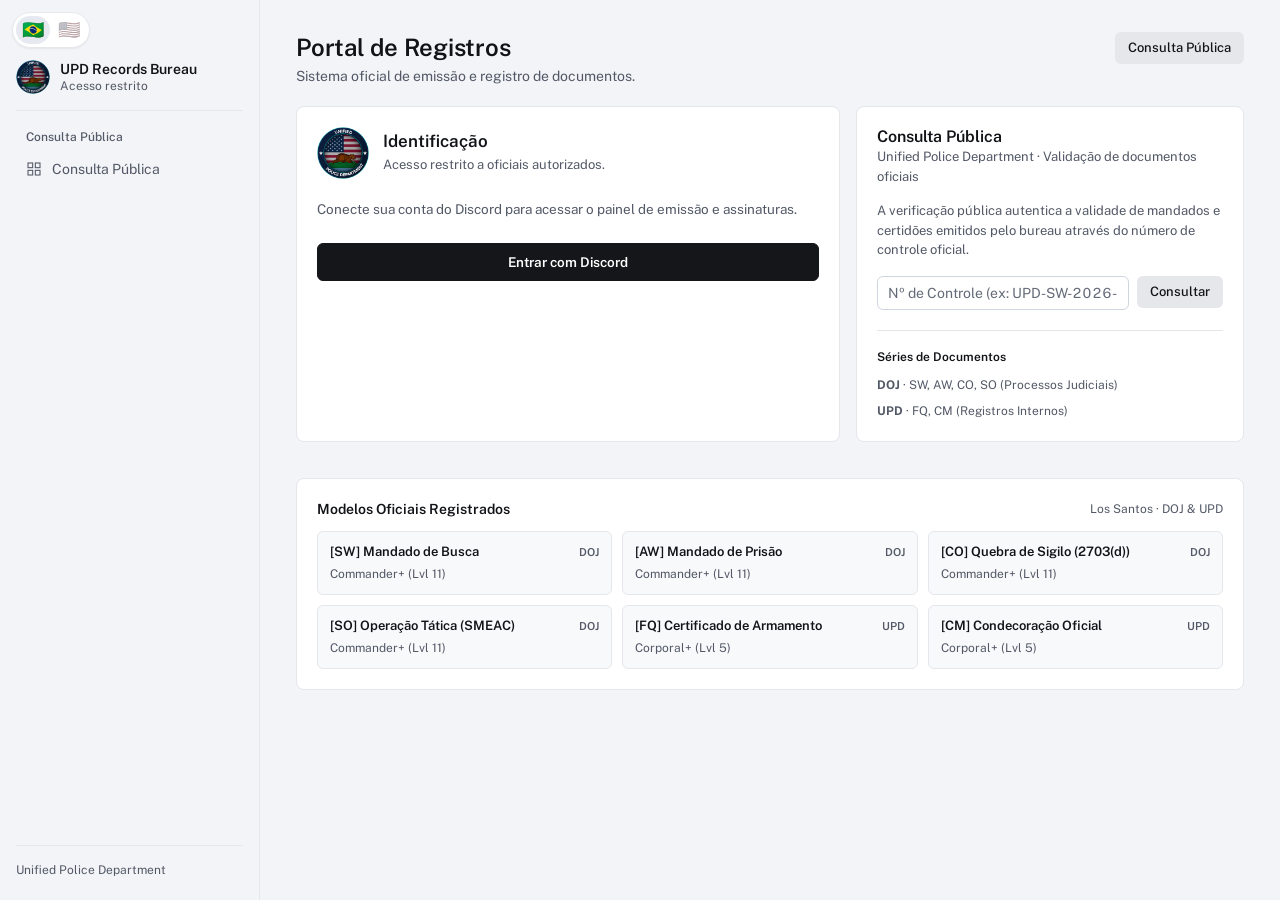
<file: index.html>
<!DOCTYPE html>
<html lang="en">
<head>
  <meta charset="UTF-8" />
  <meta name="viewport" content="width=device-width, initial-scale=1.0" />
  <title>UPD Records Bureau · Official Records Portal</title>
  <link rel="icon" type="image/png" href="./assets/opacidade2.png" />
  <link rel="stylesheet" href="./style.css?v=8" />
  <script src="./config.js?v=8"></script>
</head>
<body>
  <header class="mobile-topbar">
    <div style="display:flex;align-items:center;gap:8px;">
      <img src="./assets/opacidade2.png" alt="UPD" style="width:26px;height:26px;border-radius:50%;" />
      <strong style="font-size:14px;">UPD Records Bureau</strong>
    </div>
    <div style="display:flex;align-items:center;gap:8px;">
      <button class="btn btn-secondary" id="mobile-menu-btn" type="button">Menu</button>
    </div>
  </header>

  <div class="app-shell">
    <nav class="sidebar" id="sidebar-nav" aria-label="Primary Navigation"></nav>
    <main class="canvas" id="main-canvas"></main>
  </div>

  <script type="module" src="./app.js?v=8"></script>
</body>
</html>
</file>
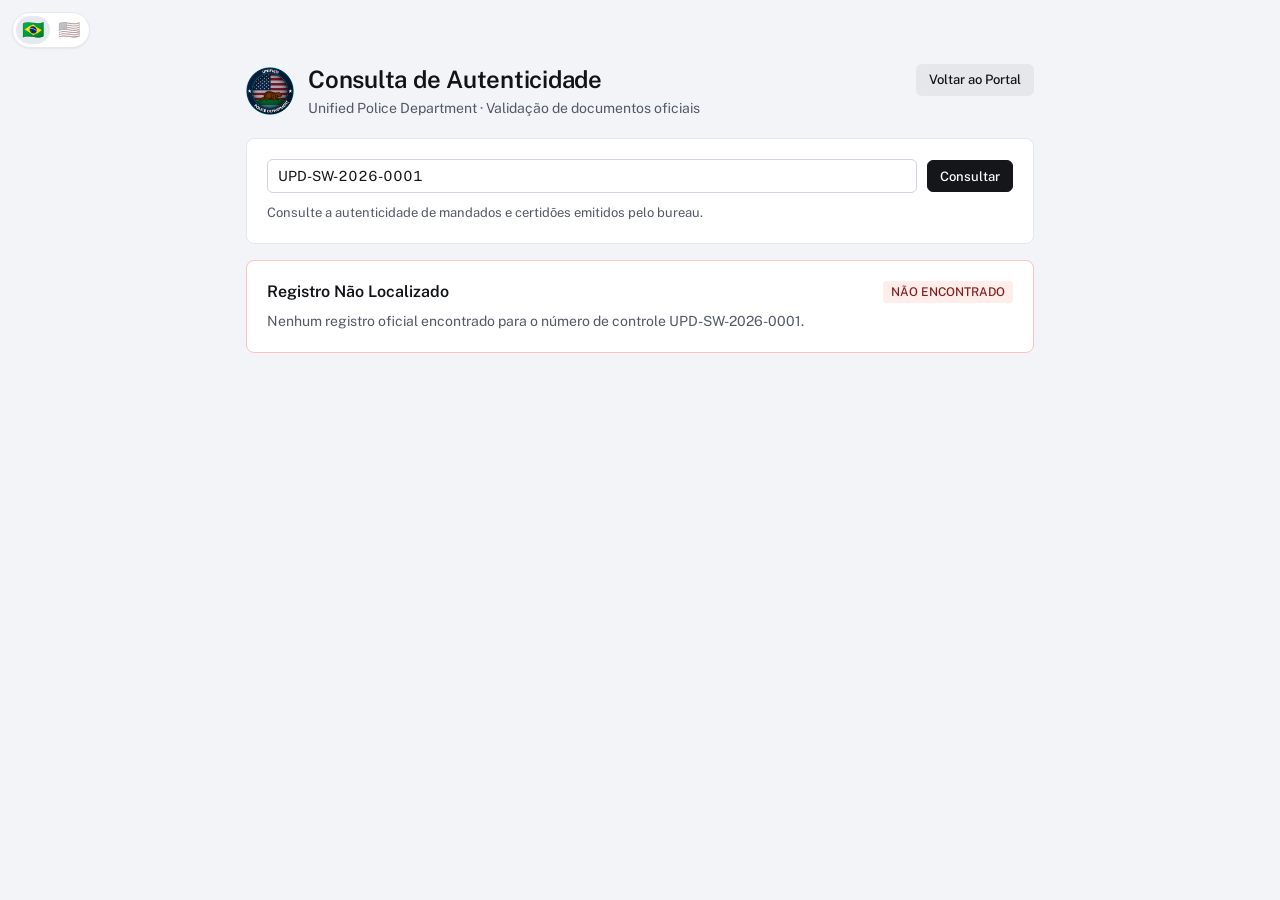
<file: verify.html>
<!DOCTYPE html>
<html lang="pt-BR">
<head>
  <meta charset="UTF-8" />
  <meta name="viewport" content="width=device-width, initial-scale=1.0" />
  <title>UPD Records Bureau · Consulta de Autenticidade</title>
  <link rel="icon" type="image/png" href="./assets/opacidade2.png" />
  <link rel="stylesheet" href="./style.css?v=8" />
  <script src="./config.js?v=8"></script>
  <style>
    @media print {
      body {
        background: #ffffff !important;
        padding: 0 !important;
        margin: 0 !important;
      }
      .no-print,
      .page-header,
      #verify-search-panel,
      .verify-actions-bar,
      #verify-caption,
      .panel-summary-only {
        display: none !important;
      }
      .canvas {
        max-width: 100% !important;
        margin: 0 !important;
        padding: 0 !important;
      }
      .sheet-stage-verify {
        display: block !important;
        padding: 0 !important;
        margin: 0 !important;
      }
      .us-letter-sheet {
        box-shadow: none !important; /* taste-skill-ignore */
        border: 1px solid #111e38 !important;
        margin: 0 auto !important;
        page-break-inside: avoid !important;
        break-inside: avoid !important;
      }
    }

    .sheet-stage-verify {
      display: flex;
      justify-content: center;
      margin-top: 24px;
      margin-bottom: 40px;
    }

    .verify-actions-bar {
      display: flex;
      flex-wrap: wrap;
      gap: 10px;
      align-items: center;
      justify-content: space-between;
      margin-top: 16px;
      padding-top: 14px;
      border-top: 1px solid var(--border);
    }

    .doc-full-header {
      display: flex;
      align-items: center;
      justify-content: space-between;
      margin-top: 28px;
      margin-bottom: 12px;
    }

    .doc-full-title {
      font-size: 14px;
      font-weight: 600;
      color: var(--text);
      display: flex;
      align-items: center;
      gap: 8px;
    }
  </style>
</head>
<body>
  <main class="canvas" style="max-width:860px;margin:0 auto;padding-top:64px;padding-bottom:60px;">
    <div class="page-header no-print">
      <div style="display:flex;align-items:center;gap:14px;">
        <img src="./assets/opacidade2.png" alt="UPD Crest" style="width:48px;height:48px;object-fit:contain;" />
        <div>
          <h1 class="page-title" id="page-title">Consulta de Autenticidade</h1>
          <p class="page-sub" id="page-sub">Unified Police Department · Los Santos</p>
        </div>
      </div>
      <div style="display:flex;align-items:center;gap:8px;">
        <a class="btn btn-secondary" id="btn-back" href="./index.html">Voltar ao Portal</a>
      </div>
    </div>

    <section class="panel no-print" id="verify-search-panel">
      <form id="verify-form" style="display:flex;gap:10px;align-items:center;">
        <input
          class="input mono"
          id="verify-input"
          placeholder="Nº de Controle (ex: UPD-SW-2026-0001)"
          required
        />
        <button class="btn btn-primary" id="btn-submit-verify" type="submit">Consultar</button>
      </form>
      <div id="verify-caption" style="margin-top:10px;font-size:13px;color:var(--muted);line-height:1.5;">
        Consulte a autenticidade de mandados e certidões emitidos pelo bureau.
      </div>
    </section>

    <div id="verify-result"></div>
  </main>

  <script type="module">
    import { fetchPublicVerifyRecord, store, pullSharedStore } from "./api.js?v=8";
    import { t, getLanguage, setLanguage, mountLangSwitch } from "./i18n.js?v=8";
    import { buildLiveSheetHtml, esc, getSiteVerifyUrl } from "./sheet-renderer.js?v=8";

    const input = document.getElementById("verify-input");
    const resultBox = document.getElementById("verify-result");

    function copyToClipboard(text, btn) {
      const orig = btn.innerHTML;
      const done = () => {
        btn.innerHTML = "Copiado";
        setTimeout(() => { btn.innerHTML = orig; }, 1800);
      };
      if (navigator.clipboard && navigator.clipboard.writeText) {
        navigator.clipboard.writeText(text).then(done).catch(() => window.prompt("Copie o link:", text));
      } else {
        window.prompt("Copie o link:", text);
      }
    }

    function updateStaticTexts() {
      const lang = getLanguage();
      document.getElementById("page-title").textContent = t("qrTitle");
      document.getElementById("page-sub").textContent = t("qrSub");
      document.getElementById("btn-back").textContent = t("backToPortal");
      input.placeholder = t("qrPlaceholder");
      document.getElementById("btn-submit-verify").textContent = t("btnVerify");
      document.getElementById("verify-caption").textContent = lang === "pt"
        ? "Consulte a autenticidade de mandados e certidões emitidos pelo bureau."
        : "Verify official warrants and certificates issued by the bureau.";
    }

    mountLangSwitch(() => {
      updateStaticTexts();
      if (input.value) runVerification(input.value);
    });

    async function runVerification(ctrlNo) {
      const code = (ctrlNo || "").trim().toUpperCase();
      if (!code) return;
      input.value = code;
      const lang = getLanguage();
      const isPt = lang === "pt";

      resultBox.innerHTML = `
        <div style="text-align:center;padding:36px;color:var(--muted);">
          <div style="font-weight:600;margin-bottom:6px;">${isPt ? "Consultando Registro Oficial..." : "Consulting Registry..."}</div>
          <div style="font-size:13px;">Unified Police Department · ${esc(code)}</div>
        </div>
      `;

      let rec = null;
      try {
        rec = await fetchPublicVerifyRecord(code);
      } catch (err) {
        console.warn("fetchPublicVerifyRecord error:", err);
      }

      if (!rec) {
        resultBox.innerHTML = `
          <section class="panel" style="border-color:#f8c6c0;">
            <div style="display:flex;align-items:center;justify-content:space-between;margin-bottom:8px;">
              <h2 class="panel-title">${esc(t("recordNotFound"))}</h2>
              <span class="pill pill-rejected">${isPt ? "NÃO ENCONTRADO" : "NOT FOUND"}</span>
            </div>
            <p style="margin:0;color:var(--muted);line-height:1.5;">
              ${esc(t("notFoundDesc", { code }))}
            </p>
          </section>
        `;
        return;
      }

      const isValid = rec.status === "APPROVED";
      const fullVerifyUrl = getSiteVerifyUrl(rec.control_no);

      let sheetHtml = "";
      if (rec.template && rec.doc) {
        sheetHtml = buildLiveSheetHtml(
          rec.template,
          rec.data_json || rec.doc.data_json || {},
          {
            issuer: {
              rp_name: rec.doc.issuer_name,
              badge: rec.doc.issuer_badge,
              rank_name: rec.doc.issuer_rank,
              division: rec.doc.issuer_division
            },
            approver_name: rec.doc.approver_name,
            approver_badge: rec.doc.approver_badge,
            approver_rank: rec.doc.approver_rank,
            status: rec.status,
            control_no: rec.control_no,
            approved_at: rec.approved_at,
            created_at: rec.doc.created_at,
            lang: rec.lang || rec.doc.lang || "pt"
          }
        );
      }

      resultBox.innerHTML = `
        <section class="panel panel-summary-only">
          <div class="panel-header">
            <div style="display:flex;align-items:center;gap:14px;">
              <img src="./assets/selo.png" alt="Official Seal" style="width:52px;height:52px;object-fit:contain;" />
              <div>
                <h2 class="panel-title mono" style="font-size:17px;">${esc(rec.control_no)}</h2>
                <div class="panel-sub" style="font-size:13px;font-weight:600;color:var(--navy);">${esc(rec.document_title)}</div>
              </div>
            </div>
            <span class="pill ${isValid ? "pill-approved" : "pill-revoked"}">
              ${isValid ? esc(t("verifiedValid")) : esc(rec.status)}
            </span>
          </div>

          <table class="data-table">
            <tbody>
              <tr>
                <th style="width:230px;">${isPt ? "Nº de Controle" : "Control No."}</th>
                <td class="mono" style="font-weight:600;color:var(--navy);">${esc(rec.control_no)}</td>
              </tr>
              <tr>
                <th>${isPt ? "Classificação" : "Classification"}</th>
                <td>${rec.category === "doj" ? (isPt ? "Processo Judicial (DOJ)" : "Judicial Filing (DOJ)") : (isPt ? "Registro Interno (UPD)" : "Internal Record (UPD)")}</td>
              </tr>
              <tr>
                <th>${isPt ? "Oficial Emissor" : "Issuing Officer"}</th>
                <td>${esc(rec.issued_by)}</td>
              </tr>
              <tr>
                <th>${isPt ? "Autoridade de Comando" : "Command Authority"}</th>
                <td>${esc(rec.approved_by || (isPt ? "Pendente" : "Pending"))}</td>
              </tr>
              <tr>
                <th>${isPt ? "Idioma do Documento" : "Document Language"}</th>
                <td>${(rec.lang || "pt") === "en" ? "English" : "Português"}</td>
              </tr>
              <tr>
                <th>${isPt ? "Data de Autenticação" : "Authentication Date"}</th>
                <td class="mono">${esc((rec.approved_at || "").slice(0, 19).replace("T", " "))} UTC</td>
              </tr>
              <tr>
                <th>${isPt ? "Link de Verificação" : "Verification URL"}</th>
                <td class="mono" style="word-break:break-all;"><a href="${esc(fullVerifyUrl)}" style="color:var(--navy);text-decoration:underline;">${esc(fullVerifyUrl)}</a></td>
              </tr>
              ${
                rec.png_url
                  ? `<tr><th>${isPt ? "Imagem Oficial" : "Official Image"}</th><td><a href="${esc(rec.png_url)}" target="_blank" rel="noopener" class="mono" style="color:var(--accent);text-decoration:underline;word-break:break-all;">${esc(rec.png_url)}</a></td></tr>`
                  : ""
              }
              ${
                rec.revocation_note
                  ? `<tr><th>${isPt ? "Aviso de Revogação" : "Revocation Notice"}</th><td style="color:var(--negative);font-weight:600;">${esc(rec.revocation_note)}</td></tr>`
                  : ""
              }
            </tbody>
          </table>

          <div class="verify-actions-bar no-print">
            <div style="display:flex;gap:8px;flex-wrap:wrap;">
              <button class="btn btn-primary" id="btn-print-doc" type="button">
                ${isPt ? "Imprimir / PDF" : "Print / PDF"}
              </button>
              <button class="btn btn-secondary" id="btn-copy-url" type="button">
                ${isPt ? "Copiar Link" : "Copy Link"}
              </button>
              ${
                rec.png_url
                  ? `<a class="btn btn-secondary" href="${esc(rec.png_url)}" target="_blank" rel="noopener">
                      ${isPt ? "Ver Imagem" : "View Image"}
                    </a>`
                  : ""
              }
            </div>
            <div style="font-size:13px;color:var(--muted);">
              ${isPt ? "Registro autenticado e arquivado." : "Authenticated record."}
            </div>
          </div>
        </section>

        ${
          sheetHtml
            ? `
              <div class="doc-full-header no-print">
                <div class="doc-full-title">
                  ${isPt ? "Folha Oficial do Registro" : "Official Record Document"}
                </div>
                <div style="font-size:12px;color:var(--muted);">
                  US Letter (8.5 × 11 in)
                </div>
              </div>

              <div class="sheet-stage-verify">
                ${sheetHtml}
              </div>
            `
            : rec.png_url
            ? `
              <div class="doc-full-header no-print">
                <div class="doc-full-title">
                  ${isPt ? "Imagem Oficial Registrada" : "Registered Official Image"}
                </div>
              </div>
              <div style="text-align:center;margin-top:16px;">
                <img src="${esc(rec.png_url)}" alt="Official Document" style="max-width:100%;border-radius:4px;border:1px solid var(--border);" />
              </div>
            `
            : ""
        }
      `;

      const btnPrint = document.getElementById("btn-print-doc");
      if (btnPrint) {
        btnPrint.addEventListener("click", () => {
          window.print();
        });
      }

      const btnCopy = document.getElementById("btn-copy-url");
      if (btnCopy) {
        btnCopy.addEventListener("click", () => {
          copyToClipboard(fullVerifyUrl, btnCopy);
        });
      }
    }

    document.getElementById("verify-form").addEventListener("submit", e => {
      e.preventDefault();
      runVerification(input.value);
    });

    updateStaticTexts();
    const params = new URLSearchParams(window.location.search);
    const initialNo = params.get("n") || "UPD-SW-2026-0001";
    runVerification(initialNo);
  </script>
</body>
</html>
</file>
<file: style.css>
@import url('https://fonts.googleapis.com/css2?family=Mrs+Saint+Delafield&family=Newsreader:ital,opsz,wght@0,6..72,400;0,6..72,600;1,6..72,400&family=Public+Sans:wght@400;500;600;700&display=swap');
/* Flag-only subset of Noto Color Emoji: Windows has no native flag emoji */
@import url('https://fonts.googleapis.com/css2?family=Noto+Color+Emoji&text=%F0%9F%87%A7%F0%9F%87%B7%F0%9F%87%BA%F0%9F%87%B8&display=swap');

:root {
  --ground: #f2f4f7;
  --surface: #ffffff;
  --raised: #f8f9fb;
  --active: #e6e9ef;
  --border: #e5e7eb;
  --rule: #eff1f5;
  --control: #cfd5df;
  --text: #111317;
  --muted: #525866;
  --faint: #646b78;
  --primary: #141619;
  --accent: #1d5fbf;
  --navy: #111e38;
  --gold: #8c6d1f;
  --pen: #0e2954;
  --positive: #1f6f46;
  --pill-positive-bg: #dcfae5;
  --pill-positive-ink: #04250e;
  --negative: #b91c1c;
  --pill-negative-bg: #ffedea;
  --pill-negative-ink: #7f1d1d;
  --pill-warning-bg: #fffbeb;
  --pill-warning-ink: #78350f;
  --pill-warning-border: #fde68a;

  --radius-card: 8px;
  --radius-control: 6px;
  --radius-chip: 4px;
  --font: "Public Sans", -apple-system, BlinkMacSystemFont, "Segoe UI", sans-serif;
  --font-serif: "Newsreader", Georgia, serif;
  --font-sig: "Mrs Saint Delafield", cursive;
}

*, *::before, *::after {
  box-sizing: border-box;
}

html, body {
  margin: 0;
  padding: 0;
  background: var(--ground);
  color: var(--text);
  font-family: var(--font);
  font-size: 14px;
  line-height: 20px;
  -webkit-font-smoothing: antialiased;
  /* clip (not hidden): hidden turns body into a scroll container and breaks the sticky sidebar */
  overflow-x: clip;
}

.num, .mono {
  font-family: var(--font);
  font-variant-numeric: tabular-nums;
}

/* ─── Shell: Open Plane ───────────────────────────────────────────────────── */

.app-shell {
  display: grid;
  grid-template-columns: 260px minmax(0, 1fr);
  min-height: 100dvh;
}

.sidebar {
  background: var(--ground);
  border-right: 1px solid var(--border);
  padding: 60px 16px 20px; /* top room for the fixed .lang-switch */
  display: flex;
  flex-direction: column;
  justify-content: space-between;
  position: sticky;
  top: 0;
  align-self: start;
  height: 100dvh;
  overflow-y: auto;
}

.brand-switcher {
  display: flex;
  align-items: center;
  gap: 10px;
  padding: 0 0 16px;
  border-bottom: 1px solid var(--border);
  margin-bottom: 16px;
}

.brand-crest {
  width: 34px;
  height: 34px;
  border-radius: 50%;
  object-fit: cover;
  flex-shrink: 0;
}

.brand-meta {
  min-width: 0;
}

.brand-title {
  font-size: 14px;
  font-weight: 600;
  color: var(--text);
  line-height: 18px;
  white-space: nowrap;
  overflow: hidden;
  text-overflow: ellipsis;
}

.brand-sub {
  font-size: 12px;
  color: var(--muted);
  line-height: 16px;
}

.nav-group {
  margin-bottom: 22px;
}

.nav-group-label {
  font-size: 12px;
  font-weight: 500;
  color: var(--muted);
  padding: 0 10px 6px;
}

.nav-list {
  list-style: none;
  margin: 0;
  padding: 0;
  display: flex;
  flex-direction: column;
  gap: 2px;
}

.nav-btn {
  width: 100%;
  height: 32px;
  padding: 0 10px;
  border: 0;
  background: transparent;
  border-radius: var(--radius-control);
  color: var(--muted);
  font-family: var(--font);
  font-size: 14px;
  font-weight: 400;
  display: flex;
  align-items: center;
  justify-content: space-between;
  cursor: pointer;
  text-align: left;
}

.nav-btn-left {
  display: flex;
  align-items: center;
  gap: 10px;
  min-width: 0;
}

.nav-btn svg {
  width: 16px;
  height: 16px;
  stroke: currentColor;
  stroke-width: 1.6;
  fill: none;
  flex-shrink: 0;
}

.nav-btn:hover {
  color: var(--text);
  background: rgba(17, 19, 23, 0.04);
}

.nav-btn.active {
  background: var(--active);
  color: var(--text);
  font-weight: 500;
}

.nav-count {
  font-family: var(--font);
  font-size: 12px;
  color: var(--muted);
  font-variant-numeric: tabular-nums;
}

.sidebar-footer {
  border-top: 1px solid var(--border);
  padding-top: 14px;
  display: flex;
  flex-direction: column;
  gap: 10px;
}

.officer-card {
  background: var(--surface);
  border: 1px solid var(--border);
  border-radius: var(--radius-card);
  padding: 10px 12px;
}

.officer-card-top {
  display: flex;
  align-items: center;
  justify-content: space-between;
  gap: 6px;
}

.officer-name {
  font-size: 13px;
  font-weight: 600;
  color: var(--text);
}

.officer-rank {
  font-size: 12px;
  color: var(--muted);
}

.officer-sig-preview {
  font-family: var(--font-sig);
  font-size: 22px;
  line-height: 24px;
  color: var(--pen);
  margin-top: 4px;
  border-bottom: 1px solid var(--rule);
  padding-bottom: 2px;
}


/* ─── Global Language Switch (fixed top-left) ────────────────────────────── */

.lang-switch {
  position: fixed;
  top: 12px;
  left: 12px;
  z-index: 60;
  display: inline-flex;
  gap: 2px;
  padding: 3px;
  background: var(--surface);
  border: 1px solid var(--border);
  border-radius: 999px;
  box-shadow: 0 1px 2px rgba(17, 19, 23, 0.06);
}

.lang-switch button {
  width: 34px;
  height: 28px;
  border: 0;
  border-radius: 999px;
  background: transparent;
  cursor: pointer;
  display: flex;
  align-items: center;
  justify-content: center;
  opacity: 0.45;
  filter: grayscale(0.6);
  transition: opacity 0.15s, filter 0.15s, background 0.15s;
}

.lang-switch button:hover {
  opacity: 0.85;
  filter: none;
}

.lang-switch button.active {
  background: var(--active);
  opacity: 1;
  filter: none;
}

.lang-switch .flag {
  font-family: "Noto Color Emoji", "Apple Color Emoji", "Segoe UI Emoji", sans-serif;
  font-size: 18px;
  line-height: 1;
}

/* ─── Mobile Top Bar ──────────────────────────────────────────────────────── */

.mobile-topbar {
  display: none;
  height: 48px;
  background: var(--ground);
  border-bottom: 1px solid var(--border);
  padding: 0 16px;
  align-items: center;
  justify-content: space-between;
  position: sticky;
  top: 0;
  z-index: 30;
}

/* ─── Canvas & Page Header ────────────────────────────────────────────────── */

.canvas {
  padding: 32px 36px 56px;
  max-width: 1280px;
  width: 100%;
}

.page-header {
  display: flex;
  align-items: flex-start;
  justify-content: space-between;
  gap: 16px;
  margin-bottom: 20px;
}

.page-title {
  margin: 0;
  font-size: 24px;
  font-weight: 600;
  line-height: 30px;
  letter-spacing: -0.01em;
  color: var(--text);
}

.page-sub {
  margin: 4px 0 0;
  font-size: 14px;
  color: var(--muted);
}

.header-actions {
  display: flex;
  align-items: center;
  gap: 8px;
  flex-shrink: 0;
}

/* ─── Buttons & Controls ──────────────────────────────────────────────────── */

.btn {
  height: 32px;
  padding: 0 12px;
  border-radius: var(--radius-control);
  font-family: var(--font);
  font-size: 13px;
  font-weight: 500;
  border: 1px solid var(--control);
  background: var(--surface);
  color: var(--text);
  display: inline-flex;
  align-items: center;
  gap: 6px;
  cursor: pointer;
  text-decoration: none;
  white-space: nowrap;
}

.btn:hover {
  background: var(--raised);
}

.btn-primary {
  background: var(--primary);
  color: #ffffff;
  border-color: var(--primary);
}

.btn-primary:hover {
  background: #262a30;
}

.btn-secondary {
  background: #e5e7eb;
  color: var(--text);
  border-color: transparent;
}

.btn-secondary:hover {
  background: #d8dce3;
}

.btn-danger {
  background: var(--pill-negative-bg);
  color: var(--pill-negative-ink);
  border-color: #f8c6c0;
}

.input, .select, .textarea {
  width: 100%;
  border: 1px solid var(--control);
  border-radius: var(--radius-control);
  background: var(--surface);
  color: var(--text);
  font-family: var(--font);
  font-size: 14px;
  padding: 6px 10px;
}

.input, .select {
  height: 34px;
}

.textarea {
  min-height: 82px;
  resize: vertical;
  line-height: 20px;
}

.input::placeholder, .textarea::placeholder {
  color: var(--faint);
}

.input:focus, .select:focus, .textarea:focus {
  outline: 2px solid var(--text);
  outline-offset: -1px;
}

/* ─── Divided KPI Strip (No Icons, No Sparklines, Honest Counts) ──────────── */

.kpi-strip {
  background: var(--surface);
  border: 1px solid var(--border);
  border-radius: var(--radius-card);
  display: grid;
  grid-template-columns: repeat(4, minmax(0, 1fr));
  margin-bottom: 20px;
}

.kpi-cell {
  padding: 16px 20px;
  border-right: 1px solid var(--border);
}

.kpi-cell:last-child {
  border-right: 0;
}

.kpi-label {
  font-size: 13px;
  color: var(--muted);
  margin-bottom: 6px;
}

.kpi-value {
  font-family: var(--font);
  font-size: 24px;
  font-weight: 500;
  line-height: 28px;
  color: var(--text);
  font-variant-numeric: tabular-nums;
}

.kpi-value.accent-data {
  color: var(--accent);
}

.kpi-caption {
  margin-top: 4px;
  font-size: 12px;
  color: var(--muted);
}

/* ─── Panels & Tables ─────────────────────────────────────────────────────── */

.grid-asymmetric {
  display: grid;
  grid-template-columns: minmax(0, 7fr) minmax(0, 5fr);
  gap: 16px;
  align-items: stretch;
}

.panel {
  background: var(--surface);
  border: 1px solid var(--border);
  border-radius: var(--radius-card);
  padding: 20px;
  margin-bottom: 16px;
  min-width: 0;
}

.panel-header {
  display: flex;
  align-items: center;
  justify-content: space-between;
  flex-wrap: wrap;
  gap: 12px;
  margin-bottom: 14px;
}

.panel-title {
  margin: 0;
  font-size: 16px;
  font-weight: 600;
  color: var(--text);
}

.panel-sub {
  font-size: 13px;
  color: var(--muted);
}

.table-wrap {
  width: 100%;
  overflow-x: auto;
}

.data-table {
  width: 100%;
  border-collapse: collapse;
  font-size: 14px;
}

.data-table th {
  text-align: left;
  font-size: 12px;
  font-weight: 500;
  color: var(--muted);
  padding: 8px 10px;
  border-bottom: 1px solid var(--border);
  white-space: nowrap;
}

.data-table td {
  padding: 11px 10px;
  border-bottom: 1px solid var(--rule);
  color: var(--text);
  vertical-align: middle;
}

.data-table tr:last-child td {
  border-bottom: 0;
}

.data-table th.num, .data-table td.num {
  text-align: right;
  font-family: var(--font);
  font-variant-numeric: tabular-nums;
}

/* ─── Status Pills (4.5:1 Contrast) ───────────────────────────────────────── */

.pill {
  display: inline-flex;
  align-items: center;
  height: 22px;
  padding: 0 8px;
  border-radius: var(--radius-chip);
  font-size: 12px;
  font-weight: 500;
  white-space: nowrap;
}

.pill-approved {
  background: var(--pill-positive-bg);
  color: var(--pill-positive-ink);
}

.pill-pending {
  background: var(--pill-warning-bg);
  color: var(--pill-warning-ink);
  border: 1px solid var(--pill-warning-border);
}

.pill-rejected, .pill-revoked {
  background: var(--pill-negative-bg);
  color: var(--pill-negative-ink);
}

.pill-neutral {
  background: var(--active);
  color: var(--text);
}

/* ─── Signature Element: Split Composer + Live US-Letter Sheet ────────────── */

.composer-layout {
  display: grid;
  grid-template-columns: minmax(340px, 5fr) minmax(420px, 7fr);
  gap: 20px;
  align-items: start;
}

.field-group {
  margin-bottom: 14px;
}

.field-label {
  display: flex;
  justify-content: space-between;
  font-size: 13px;
  font-weight: 500;
  color: var(--text);
  margin-bottom: 6px;
}

.field-hint {
  font-size: 12px;
  color: var(--muted);
  font-weight: 400;
}

.sheet-stage {
  background: #e5e8ef;
  border: 1px solid var(--border);
  border-radius: var(--radius-card);
  padding: 20px;
  position: sticky;
  top: 20px;
}

.sheet-toolbar {
  display: flex;
  align-items: center;
  justify-content: space-between;
  margin-bottom: 12px;
  font-size: 12px;
  color: var(--muted);
}

/* Faithful US-Letter Official Sheet Live Replica */
.us-letter-sheet {
  background: #ffffff;
  color: #141619;
  border: 1px solid var(--border);
  padding: 4px;
  position: relative;
  overflow: hidden;
  font-family: var(--font-serif);
}

.us-letter-inner {
  border: 1px solid var(--border);
  padding: 22px 24px 18px;
  position: relative;
  min-height: 690px;
  display: flex;
  flex-direction: column;
  justify-content: space-between;
}

.sheet-watermark {
  position: absolute;
  top: 50%;
  left: 50%;
  width: 280px;
  height: 280px;
  transform: translate(-50%, -50%);
  opacity: 0.075;
  pointer-events: none;
  z-index: 0;
}

.sheet-draft-stamp {
  position: absolute;
  top: 46%;
  left: 50%;
  transform: translate(-50%, -50%) rotate(-32deg);
  font-family: var(--font);
  font-size: 22px;
  font-weight: 700;
  color: rgba(158, 27, 27, 0.16);
  white-space: nowrap;
  pointer-events: none;
  z-index: 5;
  letter-spacing: 0.04em;
}

.sheet-content {
  position: relative;
  z-index: 2;
}

.sheet-masthead {
  display: flex;
  align-items: center;
  justify-content: space-between;
  gap: 12px;
  padding-bottom: 8px;
  border-bottom: 2px solid var(--navy);
  margin-bottom: 2px;
}

.sheet-masthead-left {
  display: flex;
  align-items: center;
  gap: 10px;
}

.sheet-masthead-left img {
  width: 44px;
  height: 44px;
  object-fit: contain;
}

.sheet-dept-title {
  font-family: var(--font);
  font-size: 14px;
  font-weight: 700;
  color: var(--navy);
  line-height: 18px;
}

.sheet-dept-sub {
  font-family: var(--font);
  font-size: 12px;
  font-weight: 600;
  color: var(--navy);
  line-height: 15px;
}

.sheet-dept-juris {
  font-size: 12px;
  color: var(--muted);
}

.sheet-masthead-right {
  text-align: right;
  font-family: var(--font);
  font-size: 12px;
  line-height: 16px;
  color: var(--muted);
}

.sheet-masthead-right strong {
  color: var(--navy);
}

.sheet-gold-rule {
  height: 1px;
  background: var(--border);
  margin-bottom: 8px;
}

.sheet-caption-box {
  background: var(--raised);
  border: 1px solid var(--border);
  text-align: center;
  padding: 8px 12px;
  margin-bottom: 10px;
}

.sheet-court-line {
  font-weight: 700;
  font-size: 12px;
  color: var(--navy);
  border-bottom: 1px solid var(--border);
  padding-bottom: 4px;
  margin-bottom: 4px;
  white-space: pre-line;
}

.sheet-doc-title {
  font-family: var(--font);
  font-weight: 700;
  font-size: 13.5px;
  color: var(--navy);
  white-space: pre-line;
}

.sheet-body-text {
  font-size: 13px;
  line-height: 18px;
  text-align: justify;
  color: #141619;
  white-space: pre-line;
}

.sheet-sig-box {
  position: relative;
  z-index: 2;
  margin-top: 16px;
  background: var(--raised);
  border: 1px solid var(--border);
  padding: 10px 12px;
  display: grid;
  grid-template-columns: 1fr 110px 1fr;
  align-items: end;
  gap: 8px;
  text-align: center;
}

.sheet-sig-role {
  font-family: var(--font);
  font-size: 12px;
  font-weight: 700;
  color: var(--muted);
}

.sheet-sig-cursive {
  font-family: var(--font-sig);
  font-size: 26px;
  line-height: 28px;
  color: var(--pen);
  min-height: 28px;
}

.sheet-sig-line {
  border-top: 1px solid var(--navy);
  margin: 2px auto 3px;
  width: 88%;
}

.sheet-sig-name {
  font-family: var(--font);
  font-size: 12.5px;
  font-weight: 700;
  color: var(--navy);
}

.sheet-sig-meta {
  font-size: 12px;
  color: #141619;
}

.sheet-seal-col img {
  width: 74px;
  height: 74px;
  object-fit: contain;
  display: block;
  margin: 0 auto 2px;
}

.sheet-seal-caption {
  font-family: var(--font);
  font-size: 12px;
  font-weight: 600;
  color: var(--navy);
}

.sheet-footer-bar {
  position: relative;
  z-index: 2;
  border-top: 1px solid var(--border);
  margin-top: 10px;
  padding-top: 6px;
  display: flex;
  justify-content: space-between;
  align-items: center;
  font-family: var(--font);
  font-size: 12px;
  color: var(--muted);
}

/* ─── Notice Banner ───────────────────────────────────────────────────────── */

.notice-bar {
  background: var(--pill-warning-bg);
  border: 1px solid var(--pill-warning-border);
  color: var(--pill-warning-ink);
  border-radius: var(--radius-control);
  padding: 8px 12px;
  font-size: 13px;
  margin-bottom: 16px;
  display: flex;
  align-items: center;
  justify-content: space-between;
  gap: 12px;
}

/* ─── Responsive Breakpoints ──────────────────────────────────────────────── */

@media (max-width: 1080px) {
  .composer-layout, .grid-asymmetric {
    grid-template-columns: 1fr;
  }
  .sheet-stage {
    position: static;
  }
}

@media (max-width: 768px) {
  .app-shell {
    grid-template-columns: 1fr;
  }
  .mobile-topbar {
    display: flex;
    padding-left: 96px; /* room for the fixed .lang-switch */
  }
  .lang-switch {
    top: 9px;
  }
  .sidebar {
    display: none;
    position: fixed;
    padding: 60px 20px 20px;
    inset: 48px 0 0 0;
    width: 100%;
    height: calc(100dvh - 48px);
    z-index: 40;
    background: var(--ground);
  }
  .sidebar.open {
    display: flex;
  }
  .canvas {
    padding: 20px 24px 40px;
    max-width: 100%;
    box-sizing: border-box;
  }
  .panel {
    padding: 16px;
  }
  .kpi-strip {
    grid-template-columns: repeat(2, minmax(0, 1fr));
  }
  .kpi-cell:nth-child(2) {
    border-right: 0;
  }
  .kpi-cell:nth-child(1), .kpi-cell:nth-child(2) {
    border-bottom: 1px solid var(--border);
  }
  .page-header {
    flex-direction: column;
    align-items: flex-start;
  }
  .page-title {
    font-size: 20px;
    line-height: 26px;
  }
  .header-actions {
    flex-wrap: wrap;
  }
  .sheet-sig-box {
    grid-template-columns: 1fr;
  }
}

/* ─── Print / Save-as-PDF Styles (Isolate Official US-Letter Sheet Only) ──── */

@media print {
  @page {
    size: letter portrait;
    margin: 6mm;
  }

  *, *::before, *::after {
    -webkit-print-color-adjust: exact !important;
    print-color-adjust: exact !important;
  }

  html, body {
    background: #ffffff !important;
    margin: 0 !important;
    padding: 0 !important;
  }

  .mobile-topbar,
  .lang-switch,
  .sidebar,
  .page-header,
  .kpi-strip,
  .grid-asymmetric,
  .no-print,
  .fvm-link-bar,
  .sheet-toolbar,
  .composer-layout > section.panel {
    display: none !important;
  }

  .app-shell {
    display: block !important;
    min-height: 0 !important;
  }

  .canvas {
    padding: 0 !important;
    margin: 0 auto !important;
    max-width: 100% !important;
  }

  #inspect-drawer,
  .inspect-sheet-panel,
  .printable-sheet-wrap,
  .composer-layout,
  .sheet-stage {
    display: block !important;
    border: 0 !important;
    background: transparent !important;
    padding: 0 !important;
    margin: 0 auto !important;
    max-width: 100% !important;
    box-shadow: none !important; /* taste-skill-ignore */
  }

  .us-letter-sheet {
    width: 100% !important;
    max-width: 780px !important;
    margin: 0 auto !important;
    page-break-inside: avoid !important;
    break-inside: avoid !important;
  }
}
</file>
